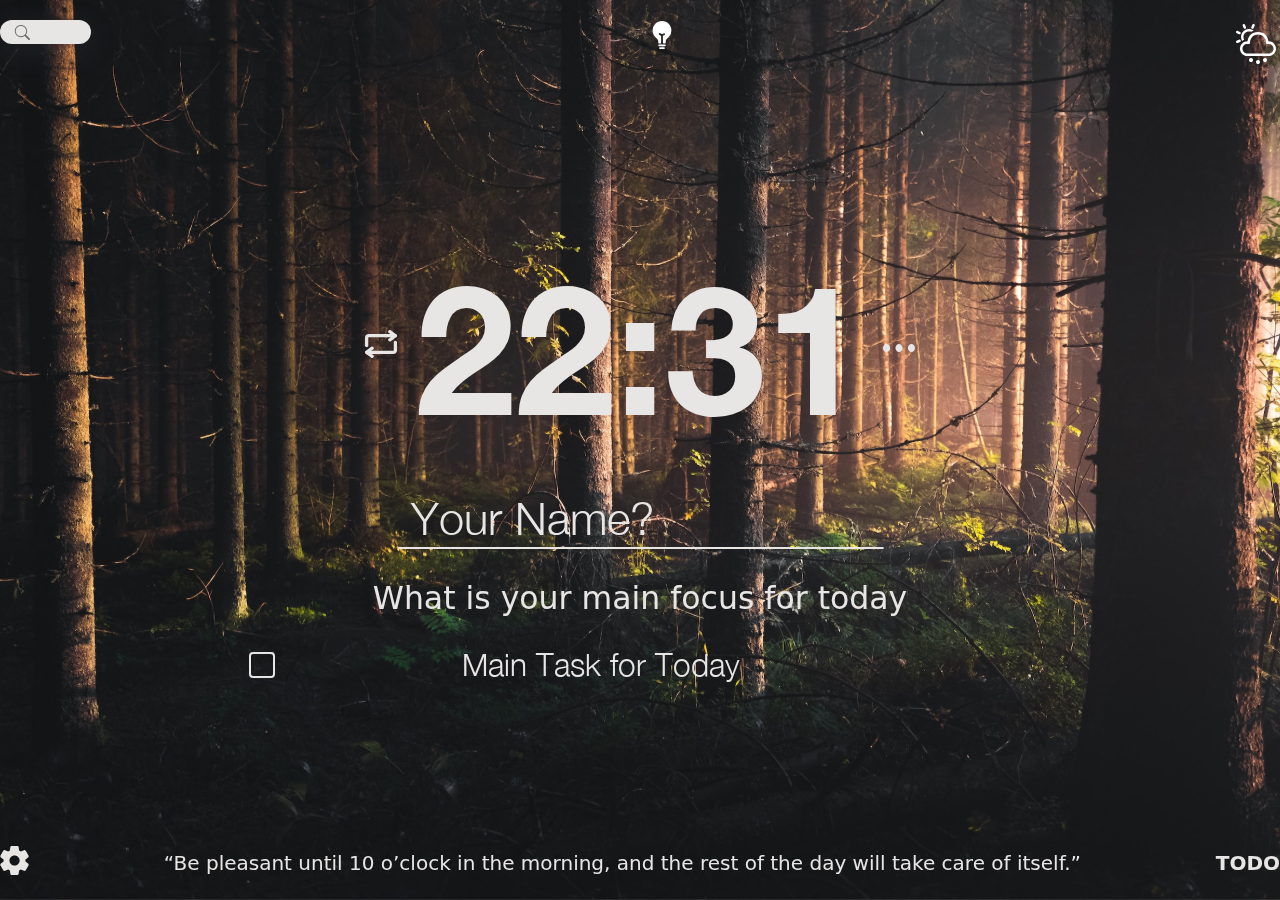
<file: index.html>
<!DOCTYPE html>
<html lang="en">
  <head>
    <meta charset="utf-8" />
    <meta http-equiv="X-UA-Compatible" content="IE=edge" />
    <script async defer src="https://tools.luckyorange.com/core/lo.js?site-id=c2bc1d0e"></script>
    <title>Momentum Website</title>
    <link
      rel="shortcut icon"
      href="assets/images/tabIcon.svg"
      type="image/x-icon"
    />

    <meta name="viewport" content="width=device-width, initial-scale=1" />
    <link rel="stylesheet" href="assets/css/normalize.css" />
    <link
      rel="stylesheet"
      type="text/css"
      media="screen"
      href="assets/css/style.css"
    />
  </head>
  <body>
    <div id="main-box">
      <div class="main-container">
        <!-- Section containg top container -->
        <section>
          <div class="top-container">
            <div class="header-left">
              <a href="https://www.google.com/" target="_blank"><img src="assets/images/search.svg"></a>
            </div>
            <div class="header-center">
              <img
                src="assets/images/bulbOff.svg"
                alt="BrainDump"
                id="bulb"
                onclick="bulb()"
              />
              <div class="brainDumpContainer">
                <div class="brainDumpHeader">BrainDump</div>
                <div class="brainDumpbody">
                  <div class="brainDumpInput">
                    <input
                      type="text"
                      id="brainDumpInput"
                      placeholder="Enter your Idea here "
                    />
                    <button
                      class="addIdeas"
                      id=" brainDumpAdd"
                      onclick="addIdeas()"
                    >
                      Add
                    </button>
                    <button class="editIdeas" id="editIdeas">Edit</button>
                  </div>
                  <ul class="brainDumpIdeas"></ul>
                </div>
              </div>
            </div>
            <div class="mainTaskPopUp"></div>
            
            <div class="invalidPopUp"></div>
            <div class="header-right">
              <a href="https://www.bbc.com/weather/1283240" target="_blank" title="Weather Forcast"><img src="assets/images/weather.svg" alt="Weather Forcast img"></a>
            </div>
          </div>
        </section>

        <!-- Section containg Central container -->
        <section>
          <div class="center-container">
            <div class="center-top-container">
              <div class="center-left">
                <img
                  src="assets/images/change.svg"
                  alt="Change time display"
                  onclick="changeDisplay()"
                />
                <div class="changeOptionsContainer">
                  <img
                    src="assets/images/percentage.svg"
                    alt="Percentage Symbol"
                    id="percentageImg"
                    onclick="percentageDisplay()"
                  /><img
                    src="assets/images/clock.svg"
                    alt="Clock Symbol"
                    id="clockImg"
                    onclick="clockDisplay()"
                  /><img
                    src="assets/images/timer.svg"
                    alt="Pomodoro Symbol"
                    id="pomodoroImg"
                    onclick="pomodoroDisplay()"
                  />
                </div>
              </div>
              <div class="center-center">
                <div class="center-time"></div>
                <div class="center-percentage"></div>
                <div class="center-pomodoro"></div>
              </div>
              <div
                class="center-right popUp"
                id="clockParentId"
                onclick="TimerPopBox('popId')"
              >
                <img
                  src="assets/images/more.svg"
                  alt="Change the time layout"
                />
                <p class="popup-text" id="popId">12hr Clock</p>
              </div>
            </div>
            <div class="center-middle">
              <span></span>
              <div>
                <input type="text" id="nameId" placeholder=" Your Name?" />
                <hr />
              </div>
            </div>
            <div id="focusQue">What is your main focus for today</div>
            <div class="center-bottom">
              <label
                ><input type="checkbox" id="mainTaskCheckId" /><span
                  class="mainTaskCheckBox"
                ></span></label
              ><span class="inputTask"> </span
              ><input
                type="text"
                id="mainTaskTextId"
                placeholder=" Main Task for Today"
              />
            </div>
          </div>
        </section>

        <!-- Section containg Bottom container -->
        <section>
          <div class="bottom-container">
            <div class="bottom-left">
              <div id="settingContainer"></div>
              <img
                src="assets/images/settings.svg"
                alt="Change the time layout"
                onclick="setting()"
              />
            </div>
            <div class="bottom-center">
              "Give every day the chance to be the most beautiful day of your
              life."
            </div>
            <div class="bottom-right">
              <div class="todoListContainer">        
                <table width="100%" id="todoTable">
                  <tr id = "toDoTableheader" >
                    <th id="statusColumn">Status</th>
                    <th id="taskColumn" width="90%">Task Title</th>
                    <th id="priorityColumn">Priority</th>
                    <th id="categoryColumn">Category</th>
                    <th id="toDeleteIcon">Delete</th>
                  </tr>
                  <tbody id="tableBody"></tbody>
                
                </table>
                <button id="initialAddTask" onclick="initialAddtaskPopUp()">ADD TASK</button>

              </div>
              <p id="todo" onclick="todoList()">TODO</p>
              <div id =addTaskPopUp>
                <div id=crossTodo><span>Add a new Task</span><img src="assets/images/close.svg" alt="Closs Icon" id="crossIcon"/></div>
                <form id="addtaskForm">
                  <label for="taskName">Task</label>
                  <input
                    type="text"
                    placeholder="Enter your task here"
                    id="taskName"
                    required = "required";
                  /><br>
                  <label for="priority">Priority</label>
                  <select name="priority" id="priority">
                    <option value="High">High</option>
                    <option value="Medium">Medium</option>
                    <option value="Low">Low</option>
                  </select><br>
                  <label for="Category">Category</label>
                  <select name="category" id="category">
                    <option value="Home">Home</option>
                    <option value="Office">Office</option>
                  </select><br>
                  <br>
                  <input type="submit" value="Add Task" id="addNewTask"> 
                </form>
              </div>
            </div>
          </div>
        </section>
      </div>
    </div>

    <script src="assets/js/constant.js"></script>
    <script src="assets/js/utility.js"></script>
    <script src="assets/js/message.js"></script>
    <script src="assets/js/quotes.js"></script>
    <script src="assets/js/braindump.js"></script>
    <script src="assets/js/mainTask.js"></script>
    <script src="assets/js/todoFullTask.js"></script>
    <script src="assets/js/percentage.js"></script>
    <script src="assets/js/pomodoro.js"></script>
    <script src="assets/js/balance.js"></script>
    <script src="assets/js/background.js"></script>
    <script src="assets/js/about.js"></script>
    <script src="assets/js/general.js"></script>
    <script src="assets/js/setting.js"></script>
    <script src="assets/js/script.js"></script>
  </body>
</html>
</file>
<file: assets/css/style.css>
/* Initiallizing the page */
* {
  margin-top: 0;
  margin-bottom: 0;
  padding: 0;
}
img {
  width: 100%;
}
/* Initializing the fonts used in the website */

@font-face {
  font-family: primary-font-b;
  src: url("../font/HelveticaNeueBold.ttf");
}

@font-face {
  font-family: primary-font-n;
  src: url("../font/HelveticaNeue-MediumCond.otf");
}

@font-face {
  font-family: primary-font-l;
  src: url("../font/HelveticaNeueLight.ttf");
}


:root {
  /* Font Family and Size */
  --backup-font: system-ui, -apple-system, BlinkMacSystemFont, "Segoe UI",
    Roboto, Oxygen, Ubuntu, Cantarell, "Open Sans", "Helvetica Neue", sans-serif;
  --h1font: 20vh;
  --h2font: 5vh;
  --h3font: 3.5vh;
  --h4font:15px;
  --timerFont:13vh;
  /* Font Color and background color */
  --primary-color: #e8e5e5;
  --primary-color-l: #e9e6e6f9;
  --secondary-color: rgb(33, 33, 33);
  --secondary-color-dark-t: rgba(148, 148, 148, 0.358);  /*secondary color dark transparent */
  --border-radius: 8px;
  --secondary-color-settings:#6d6b6b;
  --setting-h1: 24px;
  --setting-p: 15px;
  --setting-h2: 18px;
  --toggle-bg:rgb(211, 211, 211);
  --toggle-bg-green: #4cbf3f;
  --todo-home:#fdeada;
  --todo-office:#DBEEF3;
  --brainDump-header-color:#ffd95a;
  --brainDump-list:rgb(255, 255, 255);
  --todo-container-color:#ECFBD5;
  --todo-header-container-color:#1a6840;
  /* Box Shadow */
  --box-shadow-m:rgba(100, 100, 111, 0.2) 0px 7px 29px 0px;

}
/* Initializing the contains */
body {
  backface-visibility: hidden;
  font-family: var(--backup-font);
  color: var(--primary-color);
}
a{
  text-decoration: none;
  color:inherit
}
#main-box {
  background: url("../images/wallpaper0.svg") no-repeat center ;
  /* background-position: center; */
  background-size: cover;
  /* opacity: 0.80; */
}
li {
  list-style-type: none;
}
input {
  border: none;
  outline: none;
}

/* Input box for all toggle items */
#settingContainer input[type="checkbox"]{
  padding: 0;
  appearance: none;
  background: var(--toggle-bg-green);
  margin:0;
  font:inherit;
  color:currentColor;
  width: 2.2em;
  height: 1.24em;
  border: 0.15em solid var(--toggle-bg);
  border-radius: 10px;
  transform: translateY(-0.075em);
  display: grid;
  place-content: center;
}

#settingContainer  input[type="checkbox"]::before {
  content: "";
  background: var(--primary-color);
  width: 1em;
  height: 1em;
  border-radius: 50%;
  margin-left: -13px;
  -webkit-transition: all 300ms ease;
  transition: all 300ms ease;
}

#settingContainer  input[type="checkbox"]:checked::before {
  border-radius: 50%;
  background: var(--primary-color);
  margin-left: 18px;
  -webkit-transition: all 300ms ease;
  transition: all 300ms ease;
}

.main-container {
  max-width: 1500px;
  margin: 0 auto;
  display: flex;
  flex-direction: column;
  justify-content: space-between;
  height: 100vh;
  width: 100vw;
}
/* Css for the top container starts here */
.top-container {
  margin: 20px auto;
  display: flex;
  /* background-color: aliceblue; */
  justify-content: space-between;
}
/* Heading left:Search  */
.header-left{
  background: var(--primary-color);
  height: fit-content;
  width:5vw;
  padding: 0.5vh 1.5vh;
  color: var(--secondary-color-settings);
  border-radius: 20px;
  box-shadow: var(--box-shadow-m);
  transition: box-shadow 0.3s;
  
}
.header-left a{
  /* padding-left: 2vh; */
  display: flex;
  align-items: center;
  gap:2%
}
.header-left:hover,.header-right:hover,.header-center img:hover,.center-left img:hover,.center-right:hover, .bottom-left:hover,.bottom-right:hover{
  box-shadow: 0 0 10px 5px rgba(255, 255, 255, 0.5);
  border-radius: 30%;

}

.header-left:hover{
  border-radius: 20px;
}
.header-left img{
  width: 16px;
  
}
/* End of heading left Css */
/* Heading Center:BrainDump */
.header-center {
  position: relative;
  cursor: pointer;
}

.brainDumpContainer {
  display: none;
  flex-direction: column;
  position: absolute;
  top: 5vh;
  left: -12vw;
  width: 400px;
  min-height: 10vh;
  background: var(--primary-color-l);
  border-radius: var(--border-radius);
  box-shadow: var(--box-shadow-m);
  z-index: 1;
  color: var(--secondary-color);
  gap: 10px;
}
.brainDumpHeader {
  background: var(--brainDump-header-color);
  z-index: 2;
  padding: 8px 20px;
  border-top-right-radius: var(--border-radius);
  border-top-left-radius: var(--border-radius);
}
.brainDumpInput {
  margin-left: 20px;
  margin-right: 20px;
  padding: 4px;
  display: flex;
  justify-content: space-between;
  background:var(--primary-color);
  border-radius: var(--border-radius);
}
.brainDumpContainer input {
  padding: 4px;
  background: none;
  border: none;
  width: 100%;
}


.brainDumpContainer input[type="checkbox"]:checked::before {
  border-radius: 0;
  background: none;
  margin-left: 0;
  -webkit-transition: none;
  transition: none;
}
.addIdeas,
.editIdeas {
  background: rgb(82, 163, 12);
  border-radius: var(--border-radius);
  color: var(--primary-color);
  height: max-content;
  width: max-content;
  border: none;
  margin-right: 4px;
  padding: 1% 3% 1% 3%;
}
.editIdeas {
  background: rgb(167, 167, 2);
}

.brainDumpIdeas {
  /* overflow-y: scroll; */
  padding: 4px;
  margin: 8px 20px;
}

#eachIdeaContainer {
  display: flex;
  justify-content: space-between;
  border-radius: var(--border-radius);
  background:var(--brainDump-list);
  padding: 8px;
  margin-bottom: 8px;
  box-shadow: var(--box-shadow-m);
}
.brainDumpIdeas li {
  width: 85%;
}
#eachIdeaContainer img {
  width: 5%;
  /* height: 5%; */
}
/* End of heading center */
/* Css for the top container ends here */

/* Css for the center container starts her */
.center-container {
  display: flex;
  justify-content: space-between;
  flex-direction: column;
  align-items: center;
  height: 50vh;
}
/* Center top Container */
.center-top-container {
  display: flex;
  gap: 2%;
  align-items: center;
  align-self: center;
  justify-content: center;
  width: 70%;
}
.center-left {
  position: relative;
  cursor: pointer;
}
.changeOptionsContainer {
  position: absolute;
  display: none;
  justify-content: space-evenly;
  width: 10vw;
  height: 2vw;
  right: 2vw;
  border-radius: var(--border-radius);
  background-color: var(--primary-color-l);
  padding: 2%;
  top: 0;
  transition: transform 1s ease-in-out;
  transform: translateX(-10%);
}
.center-left,
.center-right {
  width: 2.5vw;
}
/* End of center top container */
/* Center Center container */
.center-center {
  font-family: "primary-font-b";
  font-size: var(--h1font);
  align-self: center;
  display: flex;
  position: relative;
}

#centerPercentage {
  display: none;
  width: 30vh;
  height: 30vh;
  /* background: red; */
  position: relative;
}

#innerCircle {
  text-align: center;
  display: flex;
  align-items: center;
  justify-content: center;
  flex-wrap: wrap;
  position: absolute;
  width: 20vh;
  height: 20vh;
  border: 3px solid var(--primary-color);
  margin: 5.1vh;
  border-radius: 50%;
  
}

#outerCircle {
  position: absolute;
  width: 30vh;
  height: 30vh;
  border: 5px solid var(--primary-color);
  border-radius: 50%;
  
}

#innerText {
  font-size: var(--h2font);
}
#innerText p {
  font-size: var(--h3font);
}
/* For the pomodoro clock */
#pomodoroContainer{
  display:flex;
  width:30vw;
  flex-direction: column;
  height:30vh;
  background: rgba(255, 255, 255, 0.332);
  border-radius: var(--border-radius);
  box-shadow: var(--box-shadow-m);
}

#pomodoroTopContainer{
  position: relative;
  display: flex;
  justify-content: center;
  border-top-left-radius:  var(--border-radius);
  border-top-right-radius:  var(--border-radius);
  height: 25%;
  gap:10px;
  align-items: center;
}
#pomodoroPopUpContainer{
  position: absolute;
  display: flex;
  flex-direction: column;
  justify-content: center;
  align-items: center ;
  width: 20vw;
  height: 27vh;
  top:1.5vh;
  border-radius: var(--border-radius);
  background: #ffffff;
  box-shadow: var(--box-shadow-m);
  transition-timing-function: ease-in-out;
  z-index: 2;
  color:black;

}
#popUpImg{
  width:20%
}
#popUpTextH1{
  font-size: 15px;
  color:black;
}
#popUpTextH2{
  font-size: 12px;
  color:var(--secondary-color)
}
#pomodoroTopContainer button, #pomodoroBottomContainer button{
  border:none;
  }
#pomodoroTopLeft, #pomodoroTopRight, #pomodoroBottom, #pomodoroBottomShortBreak, #pomodoroBottomLongBreak{
  align-self: center;
  padding: 1vh;
  background: none;
  border-radius: var(--border-radius);
  font-size:var(--h4font);
}
#pomodoroCenterContainer{
  display: flex;
font-size: var(--timerFont);
align-items: center;
justify-content: center;
height:50%;
}

#pomodoroBottomContainer{
  display: flex;
  justify-content: center;
  height: 25%;
  text-align: center;
  font-size: var(--h3font);
}
#pomodoroBottom, #pomodoroBottomShortBreak, #pomodoroBottomLongBreak{
  background: var(--primary-color);
  color:#424242;
  letter-spacing: 1.2px;
}
.not-allowed-cursor{
  cursor:not-allowed;
  background:"red"
}

/* End of the pomodoro timer css */
.popUp {
  cursor: pointer;
  position: relative;
}

.popUp .popup-text {
  visibility: hidden;
  position: absolute;
  width: max-content;
  height: max-content;
  background-color: #e8e5e5;
  border-radius: 4px;
  padding: 1vh;
  color: var(--secondary-color);
}
.popUp .show {
  visibility: visible;
}

/* End of Center top Css  */
/* Center Middle Css */
.center-middle {
  display: flex;
  flex-wrap: wrap;
  justify-content: center;
  font-family: "primary-font-b";
  font-size: var(--h2font);
  cursor: pointer;
  transition-timing-function:  120s ease-in-out;
}
.center-bottom{
  padding-left: 1vh;
  cursor: pointer;
}
.center-middle input,
.center-bottom input {
  background: none;
  border: 0;
  outline: none;
  color: var(--primary-color);
  width: max-content;
  
}
hr {
  border-radius: var(--border-radius);
  border: 1.5px solid;
  width: 100%;
  border-color: var(--primary-color);
}

.center-container ::placeholder {
  color: var(--primary-color);
  font-family: "primary-font-l";
}

.center-bottom,
.center-middle + div {
  text-align: center;
  font-family: var(--backup-font);
  font-size: var(--h3font);
  position: relative;
}

.center-bottom input[type="checkbox"] {
  cursor: pointer;
  height: 0;
  width: 0;
}
/* Customized checkbox */
.mainTaskCheckBox {
  position: absolute;
  width: 2.5vh;
  height: 2.5vh;
  bottom: 14%;
  left: -45%;
  border-radius: 4px;
  border: 2px solid var(--primary-color);
  
}
.mainTaskCheckBox:hover {
  background-color: var(--primary-color-l);
}
.center-bottom input:checked ~ .mainTaskCheckBox {
  background: url("../images/charm_tick.svg") no-repeat center;
  background-position: contain;
}

/* Pop Up after the main task is completed. */
.mainTaskPopUp,.invalidPopUp {
  display: none;
  position: fixed;
  top: 1%;
  left: 45%;
  background-color: var(--primary-color);
  border-radius: 20px;
  min-width: fit-content;
  padding: 0.5%;
  height: fit-content;
  color: var(--secondary-color);
  transition-timing-function: ease-in-out;
}
.invalidPopUp{
  left: 40%;
  color: var(--primary-color);
}

/* Css for the central container ends here */

/* Css for the bottom container starts here */
.bottom-container {
  display: flex;
  align-items: center;
  justify-content: space-between;
  margin: 20px auto;
}
.bottom-container img {
  max-width: fit-content;
}
/* Css for bottom center container */
.bottom-center {
  text-align: center;
  font-size: 20px;
  font-weight: 400;
  cursor: pointer;
}
.bottom-center:hover {
  translate: 0 -15px;

  transition-duration: 2s;
}
/* End of center center container */
/* Start of bottom rigth container */
.bottom-right {
  position: relative;
}
.todoListContainer {
  display: none;
  position: absolute;
  bottom: 40px;
  right: 2%;
  width: 600px;
  flex-direction: column;
  height: fit-content;
  min-height: 300px;
  max-height: 600px;
  background: var(--todo-container-color);
  border-radius: var(--border-radius);
  box-shadow: var(--box-shadow-m);
  z-index: 1;
  color: var(--secondary-color);
  border: none;
  overflow-y: auto;
}
.todoListContainer div {
  display: flex;
  justify-content: center;
  background-color: var(--todo-header-container-color);
  height: 30px;
  border-top-left-radius: var(--border-radius);
  border-top-right-radius: var(--border-radius);
  color: var(--primary-color);
  align-items: center;
  padding-left: 15px;
  padding-right: 15px;
  color:var(--primary-color);
  font-weight:bold;
  text-align: center;
}


.todoListContainer div img {
  width: 18px;
  height: 18px;
}

.todoListContainer tr {
  border-bottom: 0.002px solid var(--secondary-color-dark-t);
  height:30px;
}
#toDoTableheader{
  border: none;
  background-color: var(--todo-header-container-color);
  color:var(--primary-color);
  margin:0;
}


#initialAddTask{
  position: absolute;
  bottom:2%;
  cursor: pointer;
  background: var(--toggle-bg-green);
  color: var(--primary-color);
  border-radius: var(--border-radius);
  padding: 0.75vh;
  box-shadow: var(--box-shadow-m);
  border: none;
  width: fit-content;
  align-self: center;
}
#initialAddTask:hover{
  background: green;
}
#crossTodo{
  margin-bottom: 0.5vh;
  display: flex;
  width: 100%;
  padding: 0vh 0vh 0.2vh ;
  cursor: pointer;
  justify-content: space-between;
  padding: 0 0.5vh;
}
#tableBody{
  text-align: center;
}
#addTaskPopUp{
  display: none;
  position: absolute;
  left: -400px;
    top: -33vh;
  background-color: var(--primary-color);
  z-index: 2;
  width: fit-content;
  height: fit-content;
  border-radius: var(--border-radius);
  padding: 2vh;
  color:var(--secondary-color);
  box-shadow:var(--box-shadow-m);
}

#addtaskForm{
  margin-top: 2vh;
}
#addtaskForm> * {
  margin-bottom: 1.5vh;
  border-radius: var(--border-radius);
  padding: 0.5vh;
}

#addTaskPopUp input, #addTaskPopUp select{
  border:none
}
#addTaskPopUp #addNewTask{
  margin-left:35%;
  background: var(--toggle-bg-green);
  color:var(--secondary-color)
}
.bottom-left{
  position: relative;
  cursor: pointer;
}
.bottom-right #todo{
  font-size: 20px;
  font-weight: bolder;
  cursor: pointer;
}

/* TODo  customized Checkbox  */
#todocheckbox input[type="checkbox"]{
  padding: 0;
  appearance: none;
  background: var(--primary-color);
  margin-left:30%;
  font:inherit;
  color:currentColor;
  width: 1.5em;
  height: 1.5em;
  border: 0.15em solid var(--toggle-bg);
  border-radius: 10px;
  transform: translateY(-0.075em);
  display: grid;
  place-content: center;
}

#todocheckbox input[type="checkbox"]::before {
  content: "";
  width: 1em;
  height: 1em;
  margin-top: -10px;
  margin-left: 5px;
  -webkit-transition: all 300ms ease;
  transition: all 300ms ease;
}

#todocheckbox input[type="checkbox"]:checked::before {
  content: "✔";
  -webkit-transition: all 300ms ease;
  transition: all 300ms ease;
}
/* End of bottom right container */
/* Setting Container */
#settingContainer{
  display: none;
  justify-content: center;
  position: absolute;
  bottom: 40px;
  width: 750px;
  height: 300px;
  padding: 3vh 1vh;
  background-color: var(--primary-color);
  border-radius: var(--border-radius);
  box-sizing: var(--box-shadow-m);
  color:  var(--secondary-color-settings);
  font-size: 18px;
}


#settingOptions{
  width: 30%;
  border-right: 2px solid var(--secondary-color-dark-t);
  padding-top: 5%;
  cursor: pointer;
}
#settingOptions li{
  padding-bottom: 5%;
  width: fit-content;
  padding: 5%;
  border-radius: var(--border-radius);
}

#settingOptions li:hover{
  cursor: pointer;
  color: var(--secondary-color);
  box-shadow: var(--box-shadow-m)
}

#settingOptionInformation{
  margin-left:4%;
  height: 85%;
  width: 60%;
  color: var(--secondary-color-settings);
  overflow-y: auto;
  overflow-x: hidden;
  cursor: pointer;
}
/* For Setting Scroll */
/* width */
::-webkit-scrollbar {
  width: 8px;
}

/* Track */
::-webkit-scrollbar-track {
  border-radius: var(--border-radius);
  background: #f1f1f1; 
  box-shadow: var(--box-shadow-m);
  border-radius: var(--border-radius);
}
 
/* Handle */
::-webkit-scrollbar-thumb {
  border-radius: var(--border-radius);
  background: #888; 
}

/* Handle on hover */
::-webkit-scrollbar-thumb:hover {
  background: var(--secondary-color-settings)
}
/* End of the scroll css */

#settingOptionInformation h1{
  color:var(--secondary-color);
  font-size:var(--setting-h1);
  margin-bottom:0px
}

#settingOptionInformation p{
  font-size:var(--setting-p)
}

#settingOptionInformation h2{
  
  color:var(--secondary-color);
  font-size: var(--setting-h2);
}
/* Background Ideas */
#settingBackgroundChangeContainer{
  display: none;
  flex-direction: column;
  justify-content: space-between;
  align-items: flex-start;
  gap: 10px;
}
#backgroundMainContainer{
  display: flex;
  width: 100%;
  height: 70%;
  gap:40px;
  flex-wrap: wrap;
  justify-content: flex-start;
  align-items: center;
}
 #backgroundMainContainer> *{
width:25%;
height:40%;
border-radius: var(--border-radius);
box-shadow: var(--box-shadow-m);
background-repeat: no-repeat;
background-size: cover;
 }
/* End of background Container */
/* Balance Setting */
#enableBalanceModeContainer, #hourContainer,.bottom-border{
  margin-top:1.5vh;
  border-top: 0.5px solid var(--secondary-color-dark-t);
  padding: 1.5vh 0;
  border-bottom: 0.5px solid var(--secondary-color-dark-t);
  margin-bottom: 1.5vh;
}

#enableBalanceModeContainer{
  display: flex;
  justify-content: space-between;
}
#uptimeHourContainer>*:hover{
  cursor: pointer;
  color: var(--secondary-color);
  
}

/* End of balance container */
/* General Setting */
#settingGeneralContainer,#settingBalanceContainer, #settingAboutContainer, #settingBackgroundChangeContainer{
  margin-right: 1.5vh;
}
#settingBalanceContainer, #settingAboutContainer, #settingBackgroundChangeContainer{
  overflow:visible
}

#settingGeneralContainer h2{
  margin-top: 1.5vh;
}

#showContainer h3{
  font-weight: normal;
  font-size: 17px;
}

#linkDiv,#greetingDiv,#mainTaskDiv,#todoDiv,#quoteDiv,#brainDumpDiv,#timerDiv,#weatherDiv{
  display: flex;
  justify-content: space-between;
  margin-top:1.5vh;
  border-top: 0.5px solid var(--secondary-color-dark-t);
  padding-top: 0.75vh;
  align-items: flex-end;
}
#themeContainer{
  display: flex;
  justify-content: space-between;
}
#themeDiv{
  display: flex;
  width: 35%;
  justify-content: space-between;
}
/* For dark mode */
.dark-theme{
 --primary-color:rgb(33, 33, 33);
 --primary-color-l:rgb(80, 80, 80);
 --secondary-color: #e8e5e5;
 --secondary-color-l:#e9e6e6f9;
 --secondary-color-settings:rgb(208, 208, 208);
 --todo-header-container-color:var(--secondary-color-l);
 --todo-container-color:rgb(33, 33, 33);
 --todo-home:#5f2628;
 --todo-office:#116D6E;
 --brainDump-header-color:#806200;
 --brainDump-list:rgb(42, 42, 42);
}
/* End of general container */

/* Media query */


@media screen and (max-width: 780px ) and (min-width:420px) {
  #settingContainer {
    width: 374px;
    height: 300px;
    font-size: 16px;
  }

  .brainDumpContainer {
    width: 60vw;
    left:-120px;
  }
  .todoListContainer {
    width: 400px;
    margin-right: 4%;
  
  }
}
</file>
